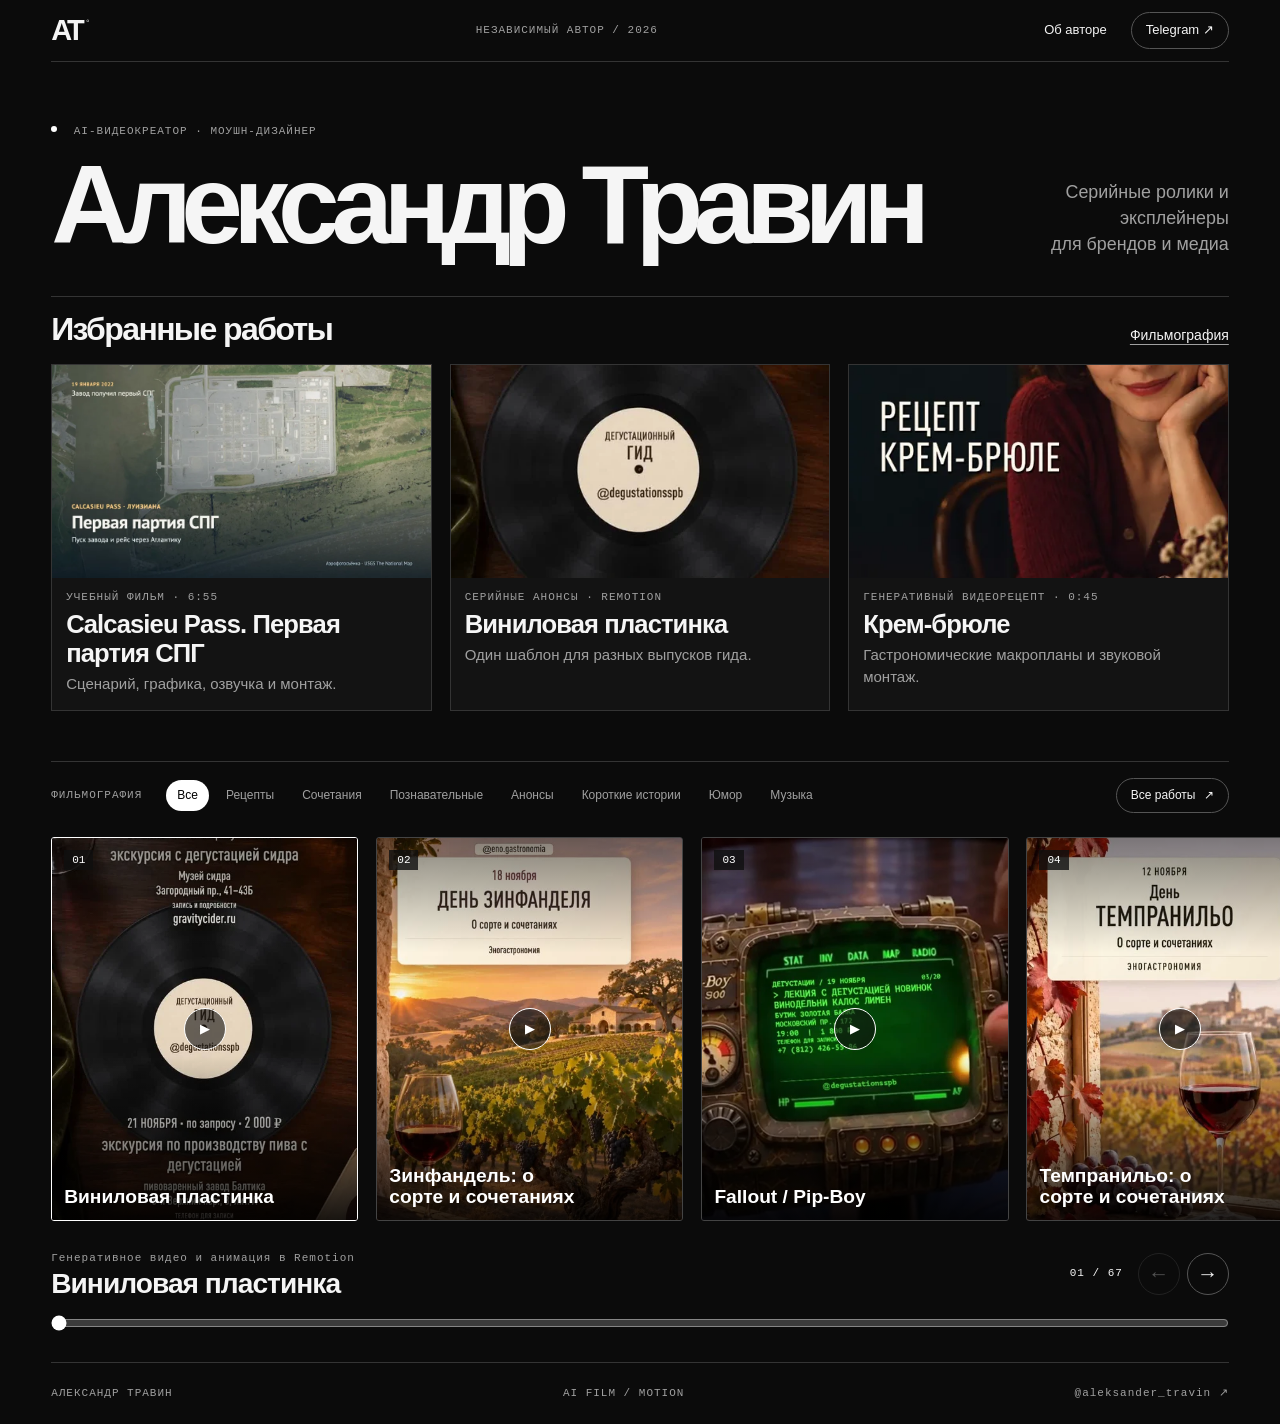
<file: index.html>
<!doctype html>
<html lang="ru">
<head>
<meta charset="utf-8">
<meta name="viewport" content="width=device-width,initial-scale=1">
<meta name="theme-color" content="#0b0b0b">
<meta name="description" content="Александр Травин — AI-видеокреатор и моушн-дизайнер. Серийные ролики, генеративное видео и эксплейнеры для брендов и медиа.">
<title>Александр Травин — AI-видеокреатор и моушн-дизайнер</title>
<link rel="stylesheet" href="style.css">
<script defer src="works.js"></script>
<script defer src="production.js"></script>
<script defer src="site.js"></script>
</head>
<body>
<header class="masthead">
  <a class="signature" href="./" aria-label="Александр Травин, главная">AT<span>◦</span></a>
  <span class="edition">НЕЗАВИСИМЫЙ АВТОР / 2026</span>
  <nav class="mast-nav" aria-label="Навигация"><a href="about.html">Об авторе</a><a class="contact" href="https://t.me/aleksander_travin">Telegram ↗</a></nav>
</header>
<main>
  <section class="intro" aria-labelledby="title">
    <p class="eyebrow"><span class="dot"></span> AI-ВИДЕОКРЕАТОР · МОУШН-ДИЗАЙНЕР</p>
    <h1 id="title">Александр <span>Травин</span></h1>
    <p class="intro-note">Серийные ролики и эксплейнеры<br> для брендов и медиа</p>
  </section>
  <section class="featured" aria-labelledby="featured-title">
    <div class="featured-head">
      <h2 id="featured-title">Избранные работы</h2>
      <a href="#filmography">Фильмография</a>
    </div>
    <div class="featured-grid">
      <a class="featured-work" href="cases.html#calcasieu">
        <img src="assets/posters/calcasieu.webp" alt="">
        <span class="featured-text">
          <span class="eyebrow">УЧЕБНЫЙ ФИЛЬМ · 6:55</span>
          <strong>Calcasieu Pass. Первая партия СПГ</strong>
          <span class="featured-summary">Сценарий, графика, озвучка и монтаж.</span>
        </span>
      </a>
      <a class="featured-work" href="cases.html#vinyl">
        <img src="assets/posters/Df_GzcJIinT.webp" alt="">
        <span class="featured-text">
          <span class="eyebrow">СЕРИЙНЫЕ АНОНСЫ · REMOTION</span>
          <strong>Виниловая пластинка</strong>
          <span class="featured-summary">Один шаблон для разных выпусков гида.</span>
        </span>
      </a>
      <a class="featured-work" href="cases.html#creme-brulee">
        <img src="assets/posters/DdkEo6iOtiW.webp" alt="">
        <span class="featured-text">
          <span class="eyebrow">ГЕНЕРАТИВНЫЙ ВИДЕОРЕЦЕПТ · 0:45</span>
          <strong>Крем-брюле</strong>
          <span class="featured-summary">Гастрономические макропланы и звуковой монтаж.</span>
        </span>
      </a>
    </div>
  </section>
  <section id="filmography" class="gallery" aria-labelledby="filmography-title">
    <div class="gallery-head">
      <h2 class="eyebrow" id="filmography-title">ФИЛЬМОГРАФИЯ</h2>
      <div class="filters" id="filters" aria-label="Темы работ"></div>
      <button class="index-toggle" id="index-toggle" type="button">Все работы <span>↗</span></button>
    </div>
    <div class="carousel" id="carousel" tabindex="0" aria-label="Карусель видео. Для навигации используйте стрелки."></div>
    <div class="gallery-foot">
      <div class="caption" aria-live="polite"><span id="active-tag" class="eyebrow"></span><h2 id="active-title"></h2></div>
      <div class="controls"><span class="counter" id="counter"></span><button id="prev" type="button" aria-label="Предыдущее видео">←</button><button id="next" type="button" aria-label="Следующее видео">→</button></div>
      <input id="scrub" class="scrub" type="range" min="1" value="1" aria-label="Позиция в карусели">
    </div>
  </section>
</main>
<footer class="masthead footer"><span>АЛЕКСАНДР ТРАВИН</span><span>AI FILM / MOTION</span><a href="https://t.me/aleksander_travin">@aleksander_travin ↗</a></footer>
<dialog id="player" aria-labelledby="player-title">
  <div class="dialog-head"><div><p class="eyebrow" id="player-tag"></p><h2 id="player-title"></h2></div><button type="button" data-close aria-label="Закрыть видео">×</button></div>
  <div id="screen"></div>
  <div class="player-footer">
    <p id="description"></p>
    <div id="player-production"></div>
    <a id="original" target="_blank" rel="noopener noreferrer">Открыть оригинал ↗</a>
  </div>
</dialog>
<dialog id="index" aria-labelledby="index-title">
  <div class="dialog-head"><h2 id="index-title">Все работы</h2><button type="button" data-close aria-label="Закрыть список">×</button></div>
  <label class="search-label" for="search">Поиск по названию</label><input id="search" type="search" placeholder="Например, «Кариньян»">
  <div id="index-list"></div>
</dialog>
</body>
</html>
</file>
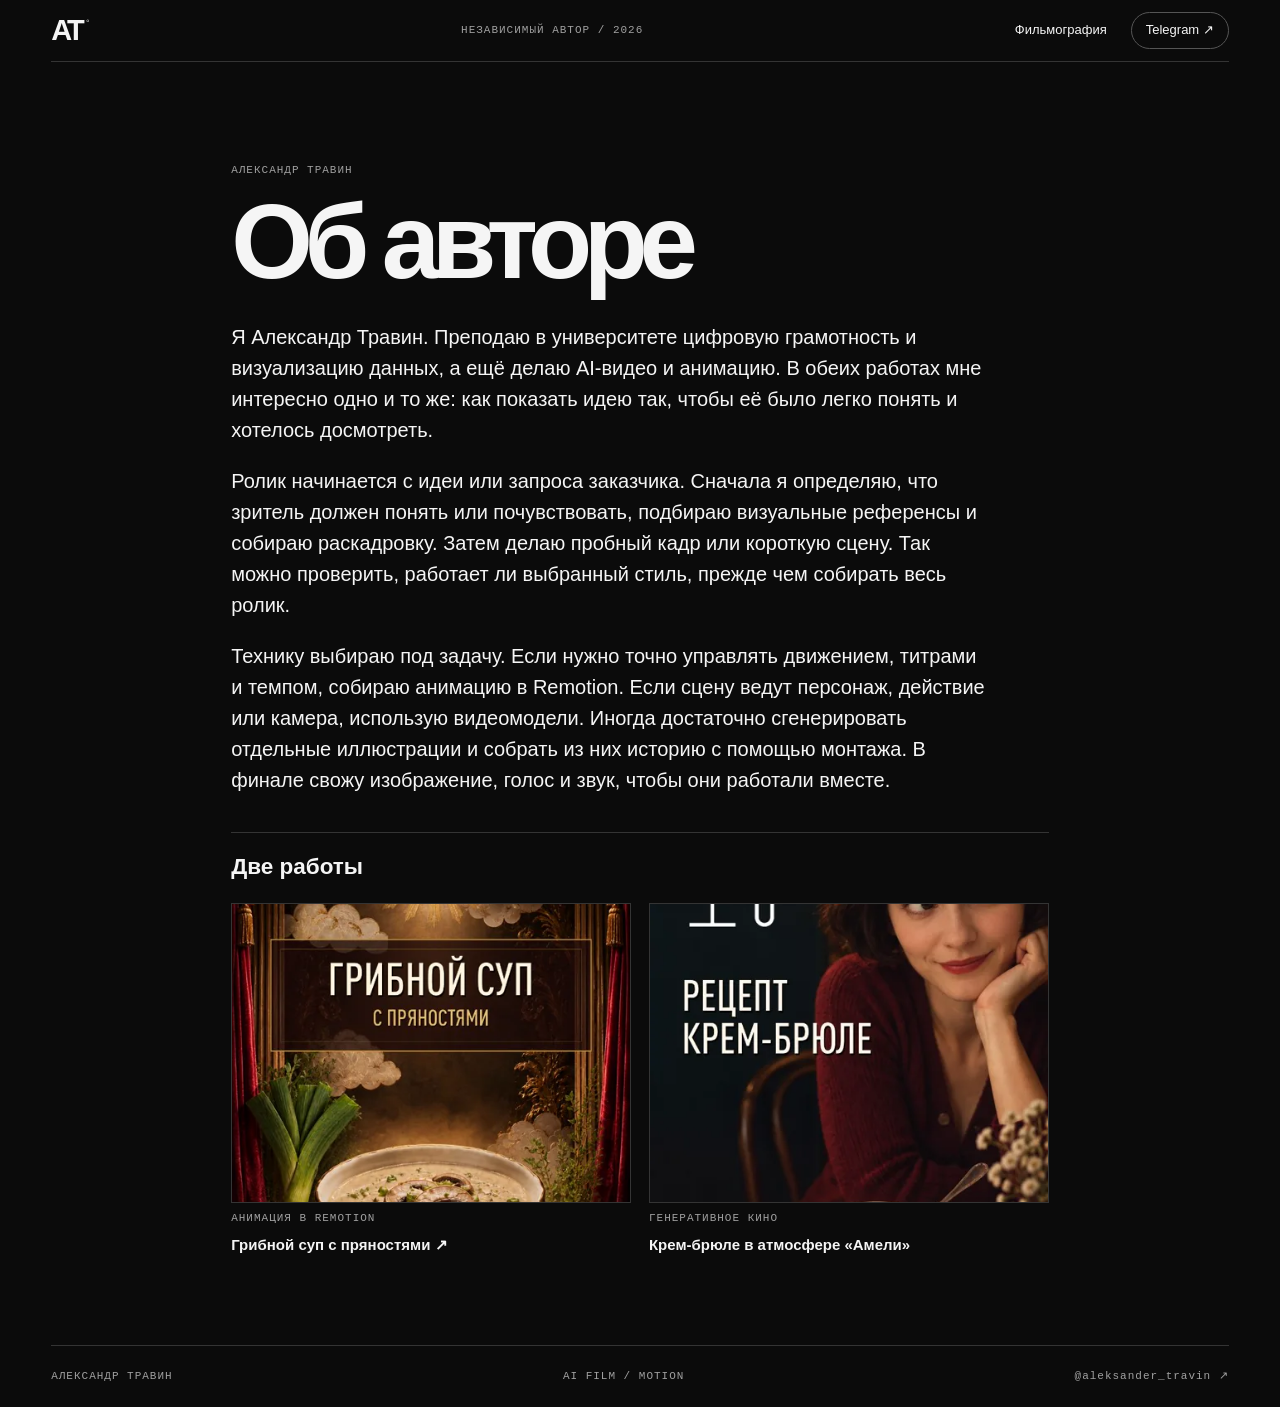
<file: about.html>
<!doctype html>
<html lang="ru">
<head>
<meta charset="utf-8">
<meta name="viewport" content="width=device-width,initial-scale=1">
<meta name="theme-color" content="#0b0b0b">
<title>Об авторе — Александр Травин</title>
<link rel="stylesheet" href="style.css">
</head>
<body>
<header class="masthead">
  <a class="signature" href="./" aria-label="Александр Травин, главная">AT<span>◦</span></a>
  <span class="edition">НЕЗАВИСИМЫЙ АВТОР / 2026</span>
  <nav class="mast-nav" aria-label="Навигация"><a href="./">Фильмография</a><a class="contact" href="https://t.me/aleksander_travin">Telegram ↗</a></nav>
</header>
<main class="about">
  <p class="eyebrow">АЛЕКСАНДР ТРАВИН</p>
  <h1>Об авторе</h1>
  <div class="about-copy">
    <p>Я Александр Травин. Преподаю в университете цифровую грамотность и визуализацию данных, а ещё делаю AI-видео и анимацию. В обеих работах мне интересно одно и то же: как показать идею так, чтобы её было легко понять и хотелось досмотреть.</p>
    <p>Ролик начинается с идеи или запроса заказчика. Сначала я определяю, что зритель должен понять или почувствовать, подбираю визуальные референсы и собираю раскадровку. Затем делаю пробный кадр или короткую сцену. Так можно проверить, работает ли выбранный стиль, прежде чем собирать весь ролик.</p>
    <p>Технику выбираю под задачу. Если нужно точно управлять движением, титрами и темпом, собираю анимацию в Remotion. Если сцену ведут персонаж, действие или камера, использую видеомодели. Иногда достаточно сгенерировать отдельные иллюстрации и собрать из них историю с помощью монтажа. В финале свожу изображение, голос и звук, чтобы они работали вместе.</p>
  </div>
  <section aria-labelledby="examples">
    <h2 id="examples">Две работы</h2>
    <div class="about-works">
      <a href="https://www.instagram.com/eno.gastronomia/reel/DdCnkJQOd4I/"><img src="assets/posters/DdCnkJQOd4I.webp" alt="" loading="lazy"><span class="eyebrow">АНИМАЦИЯ В REMOTION</span><strong>Грибной суп с пряностями ↗</strong></a>
      <a href="cases.html#creme-brulee"><img src="assets/posters/DdkEo6iOtiW.webp" alt="" loading="lazy"><span class="eyebrow">ГЕНЕРАТИВНОЕ КИНО</span><strong>Крем-брюле в атмосфере «Амели»</strong></a>
    </div>
  </section>
</main>
<footer class="masthead footer"><span>АЛЕКСАНДР ТРАВИН</span><span>AI FILM / MOTION</span><a href="https://t.me/aleksander_travin">@aleksander_travin ↗</a></footer>
</body>
</html>
</file>
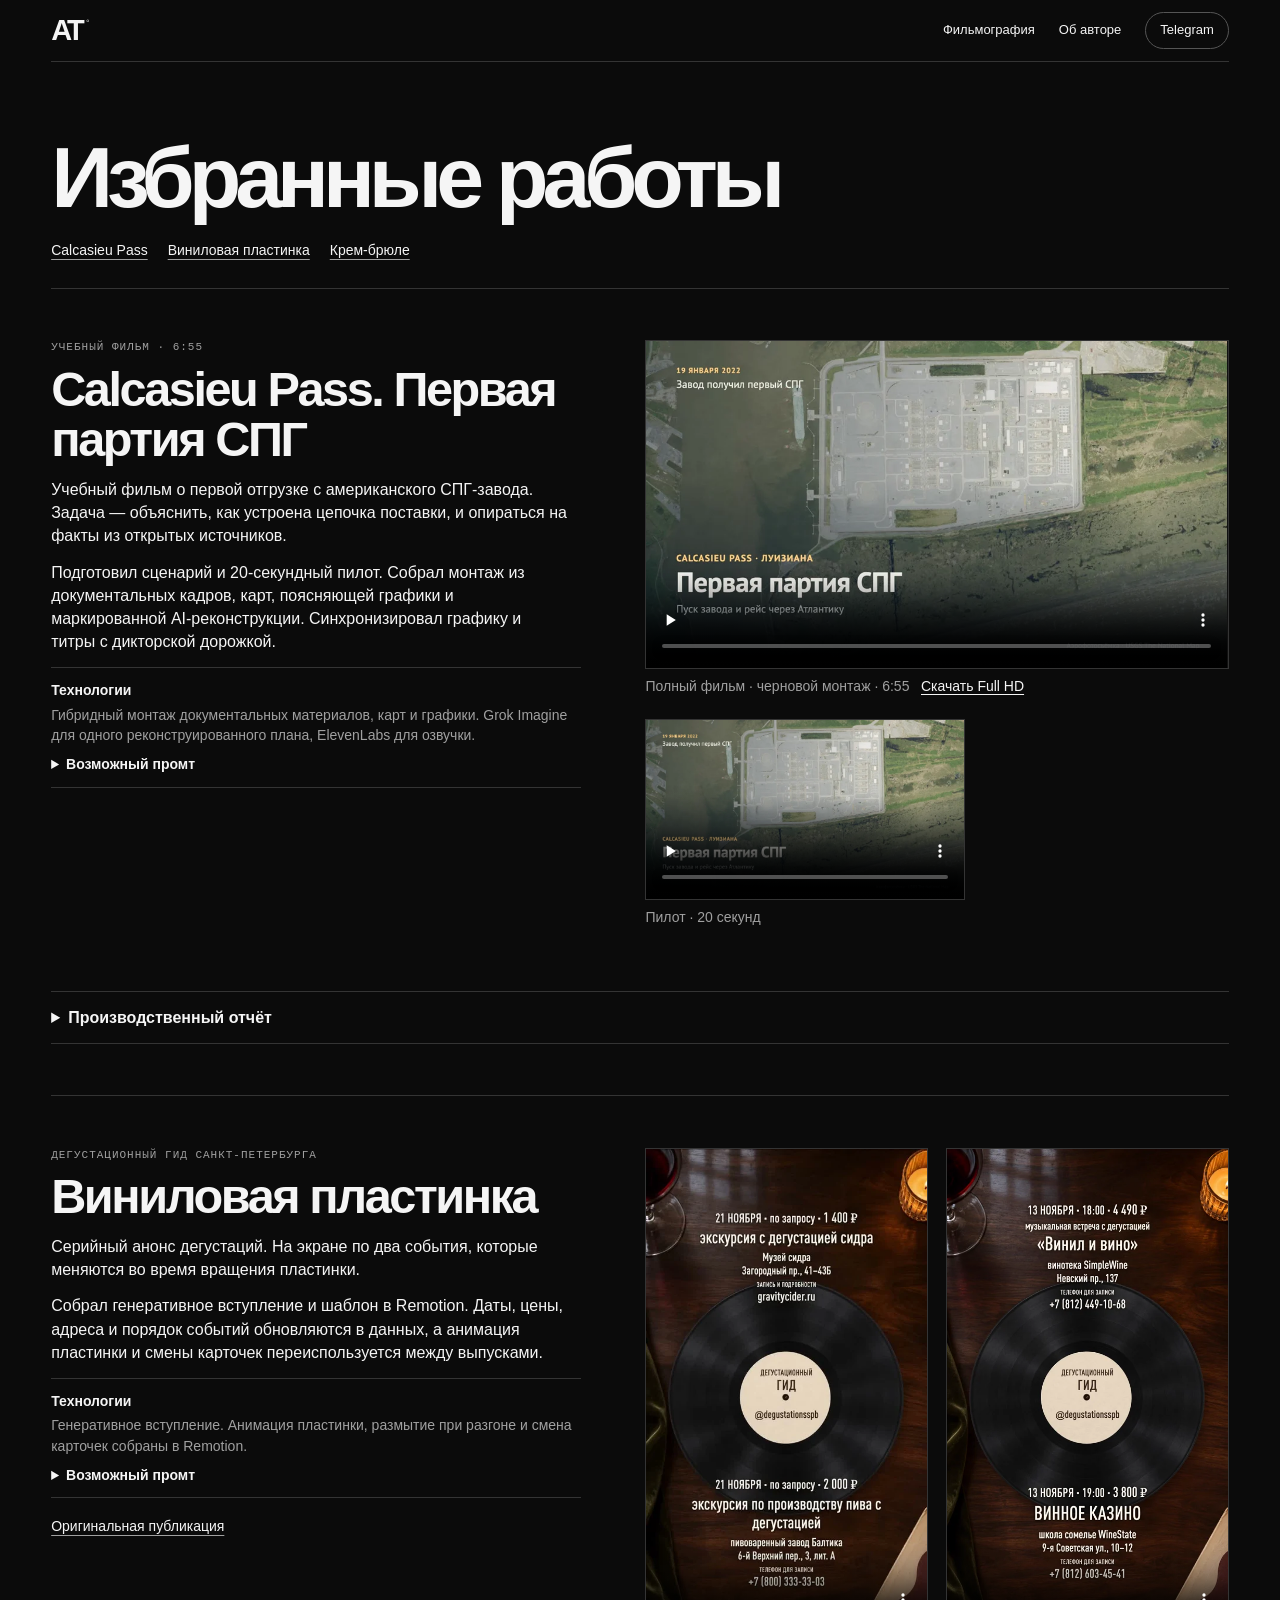
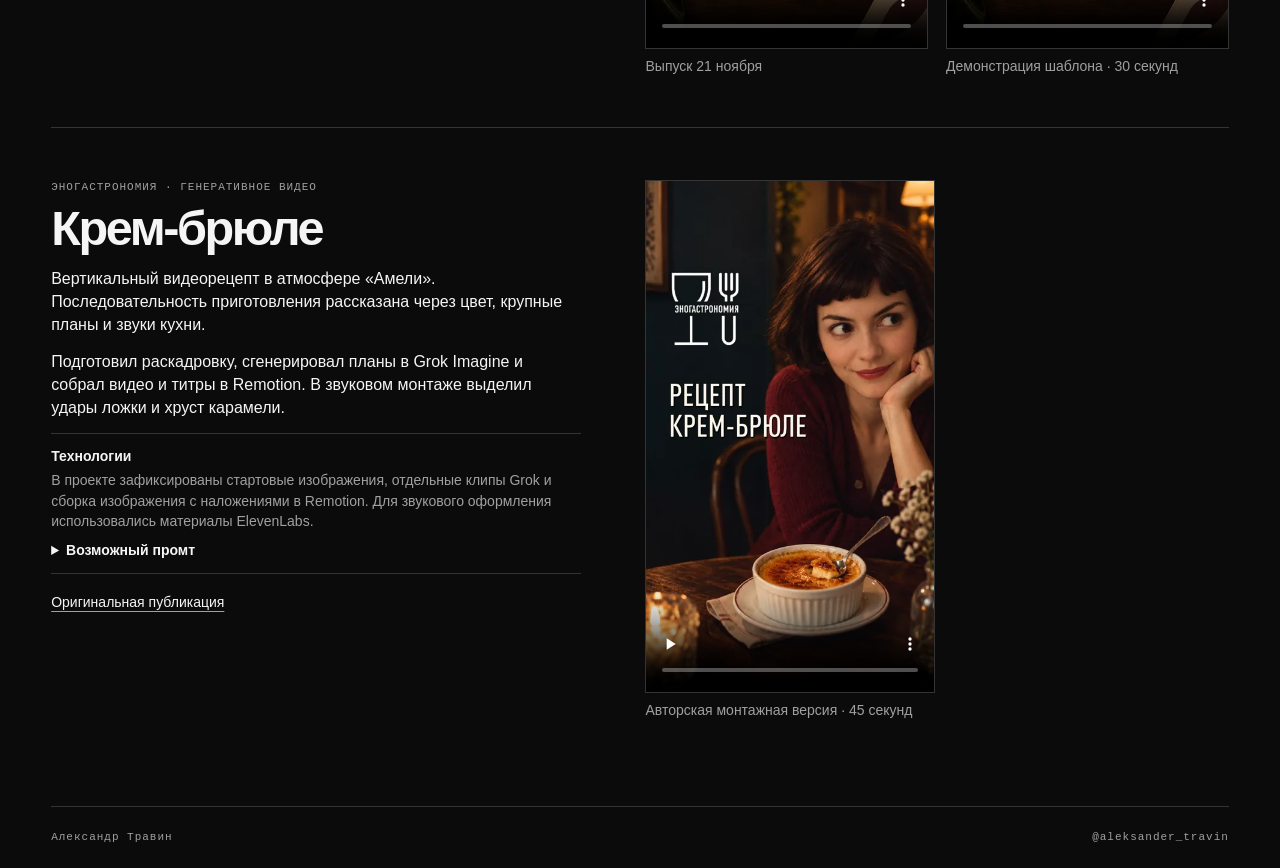
<file: cases.html>
<!doctype html>
<html lang="ru">
<head>
<meta charset="utf-8">
<meta name="viewport" content="width=device-width,initial-scale=1">
<meta name="theme-color" content="#0b0b0b">
<meta name="description" content="Избранные работы Александра Травина. Учебный фильм о СПГ, серийные анонсы в Remotion и генеративный видеорецепт.">
<title>Избранные работы — Александр Травин</title>
<link rel="stylesheet" href="style.css">
<script defer src="production.js"></script>
</head>
<body>
<header class="masthead">
  <a class="signature" href="./" aria-label="Александр Травин, главная">AT<span>◦</span></a>
  <nav class="mast-nav" aria-label="Навигация">
    <a href="./#filmography">Фильмография</a>
    <a href="about.html">Об авторе</a>
    <a class="contact" href="https://t.me/aleksander_travin">Telegram</a>
  </nav>
</header>
<main class="cases">
  <h1>Избранные работы</h1>
  <nav class="cases-nav" aria-label="Избранные работы">
    <a href="#calcasieu">Calcasieu Pass</a>
    <a href="#vinyl">Виниловая пластинка</a>
    <a href="#creme-brulee">Крем-брюле</a>
  </nav>
  <article class="case-study" id="calcasieu" aria-labelledby="calcasieu-title">
    <div class="case-copy">
      <p class="eyebrow">УЧЕБНЫЙ ФИЛЬМ · 6:55</p>
      <h2 id="calcasieu-title">Calcasieu Pass. Первая партия СПГ</h2>
      <p>Учебный фильм о первой отгрузке с американского СПГ-завода. Задача — объяснить, как устроена цепочка поставки, и опираться на факты из открытых источников.</p>
      <p>Подготовил сценарий и 20-секундный пилот. Собрал монтаж из документальных кадров, карт, поясняющей графики и маркированной AI-реконструкции. Синхронизировал графику и титры с дикторской дорожкой.</p>
      <div data-production="calcasieu"></div>
    </div>
    <div class="case-film">
      <figure class="case-media">
        <video controls playsinline preload="none" width="1280" height="720" poster="assets/posters/calcasieu.webp" src="assets/films/calcasieu-web.mp4" aria-label="Calcasieu Pass, полный фильм"></video>
        <figcaption>Полный фильм · черновой монтаж · 6:55 <a href="assets/films/calcasieu-pass.mp4" download>Скачать Full HD</a></figcaption>
      </figure>
      <figure class="case-media case-pilot">
        <video controls playsinline preload="none" width="960" height="540" poster="assets/posters/calcasieu.webp" src="assets/films/calcasieu-pilot.mp4" aria-label="Calcasieu Pass, пилот 20 секунд"></video>
        <figcaption>Пилот · 20 секунд</figcaption>
      </figure>
    </div>
    <details class="case-report" id="calcasieu-report">
      <summary>Производственный отчёт</summary>
      <div class="report-content">
        <p>Черновой монтаж для согласования · <strong>6:55</strong> · Full HD, 30 кадров/с · MP4, H.264 + AAC<br />
        Русскоязычный учебный фильм. Основа — согласованные сценарий и 20-секундный пилот.</p>
        <h3>Монтаж</h3>
        <div class="table-wrap" tabindex="0" role="region" aria-label="Главы и тайм-коды фильма"><table>
        <thead>
        <tr>
        <th>Начало</th>
        <th>Глава</th>
        <th>Что в кадре</th>
        </tr>
        </thead>
        <tbody>
        <tr>
        <td>0:00</td>
        <td>Завод отправляет первый груз</td>
        <td>Аэрофото Calcasieu Pass, первый СПГ 19 января 2022 года, отправление Yiannis 1 марта, карта и участники поставки.</td>
        </tr>
        <tr>
        <td>0:48</td>
        <td>От газовой сети до завода</td>
        <td>Иллюстративные кадры скважины и арматуры газопровода, ветка TransCameron, осушка и очистка, схема 18 линий в девяти блоках.</td>
        </tr>
        <tr>
        <td>1:44</td>
        <td>Куда уходит тепло</td>
        <td>Два соседних потока, перенос тепла через металл, цикл хладагента и сравнение объёмов при сжижении.</td>
        </tr>
        <tr>
        <td>2:46</td>
        <td>Партия выходит в море</td>
        <td>Резервуары и причал на реальном аэрофото, затем маркированная реконструкция погрузки, учебный разрез танка и объём партии.</td>
        </tr>
        <tr>
        <td>3:41</td>
        <td>На другом берегу</td>
        <td>Аэрофото французского Dunkerque LNG, принцип регазификации и три группы потребителей.</td>
        </tr>
        <tr>
        <td>4:19</td>
        <td>Сделка на пусковом этапе</td>
        <td>Участники сделки, раскрытые параметры груза, переход к коммерческой эксплуатации 15 апреля 2025 года, стоимость цепочки и роль контрактов.</td>
        </tr>
        <tr>
        <td>5:46</td>
        <td>Зачем энергетике СПГ</td>
        <td>Схематичные альтернативные маршруты, инфраструктурные ограничения, выбросы и возврат к истории Yiannis.</td>
        </tr>
        <tr>
        <td>6:37</td>
        <td>Титры</td>
        <td>Документы, кадры, карта, графика, голос и музыка.</td>
        </tr>
        </tbody>
        </table></div>
        <p>Камера обычно задерживается на объекте или схеме, пока диктор объясняет действие. Масштаб меняется от реальных аэрофото терминалов до разреза теплообменника и грузового танка. Цвет в схемах несёт смысл. Бирюзовый ведёт взгляд по пути газа и хладагента, тёплый показывает передачу тепла и выделяет даты и цифры. Музыка поднимается в морской части и отступает под объяснения и данные о сделке.</p>
        <h3>Что подтверждено по первой поставке</h3>
        <div class="table-wrap" tabindex="0" role="region" aria-label="Подтверждённые факты о поставке"><table>
        <thead>
        <tr>
        <th>Вопрос</th>
        <th>Подтверждение</th>
        </tr>
        </thead>
        <tbody>
        <tr>
        <td>Какое соглашение</td>
        <td>JERA Global Markets Pte. Ltd. купила первую пусконаладочную партию по соглашению о поставках с Venture Global Calcasieu Pass, LLC. JERA Global Markets также зафрахтовала Yiannis.</td>
        </tr>
        <tr>
        <td>Когда и куда</td>
        <td>1 марта 2022 года судно вышло из Камерона, штат Луизиана. В реестре DOE страной назначения указана Франция. Карта показывает направление рейса схематично.</td>
        </tr>
        <tr>
        <td>Какой объём</td>
        <td>3 693 172 тыс. куб. футов природного газа по DOE, то есть около 104,6 млн м³ в газовом эквиваленте. Это единица учёта партии.</td>
        </tr>
        <tr>
        <td>Что известно об условиях</td>
        <td>Публичные документы подтверждают стороны, характер поставки, отгрузку и объём груза. Номер и текст соглашения, срок, цена, формула, базис поставки и суммарный объём обязательств в проверенных источниках не раскрыты. В реестре DOE пометка <code>Long-Term</code> входит в графу <strong>срока экспортного разрешения</strong> по делу 2015-25-LNG. Код <code>[C]</code> указывает на само событие — пусконаладочную поставку. DOE публикует агрегированные цены.</td>
        </tr>
        <tr>
        <td>Когда началась эксплуатация</td>
        <td>Первое производство 19 января 2022 года. Первая пусковая отгрузка 1 марта 2022 года. Начало коммерческой эксплуатации и поставок по коммерческим контрактам 15 апреля 2025 года.</td>
        </tr>
        <tr>
        <td>Какие условия раскрыты для коммерческого периода того же завода</td>
        <td>По Form 10-K за 2025 год, 8,5 млн т/год на 20 лет и 1,5 млн т/год на 3–5 лет по договорам с покупателями на базисе FOB. Эти условия показаны в кадре с отдельной подписью «после коммерческого запуска».</td>
        </tr>
        </tbody>
        </table></div>
        <p><a href="https://www.jera.co.jp/en/news/information/20220302_860">Сообщение JERA</a> · <a href="https://ventureglobal.com/2023/04/28/venture-global-announces-20-year-lng-sales-and-purchase-agreement-with-jera/">Подтверждение покупки Venture Global</a> · <a href="https://www.energy.gov/sites/default/files/2022-06/LNG%20Monthly%20March%202022_0.pdf">DOE LNG Monthly, март 2022, стр. 5 и 21</a> · <a href="https://www.energy.gov/sites/default/files/2022-04/VG%20CPass_Apr_1%20_22%20DOE%20Progress%20Report.pdf">Отчёт оператора для DOE от 1 апреля 2022</a> · <a href="https://www.sec.gov/Archives/edgar/data/2007855/000200785526000013/vg-20251231.htm">Venture Global Form 10-K за 2025 год</a>.</p>
        <p>Технология завода и материала теплообменников проверены по описанию объекта и сообщению оператора. Схемы сжижения и регазификации показывают рабочий принцип в учебном виде. <a href="https://ventureglobal.com/calcasieu-pass/calcasieu-pass-facility/">Venture Global, устройство завода</a> · <a href="https://ventureglobal.com/2020/11/10/venture-global-calcasieu-pass-announces-arrival-of-first-factory-fabricated-liquefaction-trains/">Теплообменники Chart на Calcasieu Pass</a> · <a href="https://www.energy.gov/documents/lng-value-chain-fact-sheet-final-10-2020pdf">DOE, цепочка СПГ</a> · <a href="https://www.fluxys.com/en/about-us/dunkerque-lng/infrastructure">Оборудование Dunkerque LNG</a>.</p>
        <p>Обзор EIA упоминает также Нидерланды. Для карты первой партии использован реестр конкретных отгрузок DOE. Контекст энергобезопасности и выбросов сверён с отчётами IEA. <a href="https://www.eia.gov/todayinenergy/detail.php?id=52238">EIA о первых поставках Calcasieu Pass</a> · <a href="https://www.iea.org/reports/gas-2025/executive-summary">IEA Gas 2025</a> · <a href="https://www.iea.org/reports/assessing-emissions-from-lng-supply-and-abatement-options">IEA о выбросах в цепочке СПГ</a>.</p>
        <h3>Кадры, графика и права</h3>
        <div class="table-wrap" tabindex="0" role="region" aria-label="Источники и лицензии"><table>
        <thead>
        <tr>
        <th>Материал</th>
        <th>Использование и лицензия</th>
        </tr>
        </thead>
        <tbody>
        <tr>
        <td>Аэрофото Calcasieu Pass</td>
        <td>USGS The National Map, public domain. Кадр площадки через ArcGIS ImageServer <code>exportImage</code>. В фильме применены приближение, кадрирование, затемнение и поясняющие отметки. <a href="https://imagery.nationalmap.gov/arcgis/rest/services/USGSNAIPPlus/ImageServer">USGS</a> · <a href="https://www.usgs.gov/faqs/what-are-terms-uselicensing-map-services-and-data-national-map">Условия использования The National Map</a></td>
        </tr>
        <tr>
        <td>Аэрофото Dunkerque LNG</td>
        <td>IGN, BD ORTHO®, Licence Ouverte 2.0. Открытый WMS GetMap платформы Géoplateforme. Показывает реальный терминал. <a href="https://www.data.gouv.fr/datasets/bd-ortho-r">Данные и лицензия IGN</a></td>
        </tr>
        <tr>
        <td>Карта Атлантики</td>
        <td>Natural Earth, слой суши 1:110 млн, public domain. Анимация, подписи и линии маршрутов сделаны в Remotion. <a href="https://www.naturalearthdata.com/about/terms-of-use/">Данные и условия Natural Earth</a></td>
        </tr>
        <tr>
        <td>Газовоз Energy Atlantic</td>
        <td>Dustin R. Williams, Береговая охрана США, DVIDS, 12 января 2016, public domain. Архивная вставка подписана как иллюстрация. Фрагмент сокращён и озвучен заново в составе общего монтажа. <a href="https://www.dvidshub.net/video/446102/coast-guard-inspects-high-tech-lng-tanker-us-entry">Карточка DVIDS</a></td>
        </tr>
        <tr>
        <td>Иллюстрация добычи</td>
        <td>«Gas well» Gerry Dincher, Wikimedia Commons, CC BY-SA 2.0. Кадрированная и тонированная версия сохраняет лицензию исходника. <a href="https://commons.wikimedia.org/wiki/File:Gas_well_%285910119972%29.jpg">Исходник</a> · <a href="https://creativecommons.org/licenses/by-sa/2.0/">CC BY-SA 2.0</a></td>
        </tr>
        <tr>
        <td>Иллюстрация газопровода</td>
        <td>Tony Webster, Wikimedia Commons, CC BY 2.0. Изображение масштабировано, кадрировано и тонировано. <a href="https://commons.wikimedia.org/wiki/File:TC_Energy_-_Great_Lakes_Gas_Transmission_-_Natural_Gas_Pipeline_%2852877548102%29.jpg">Исходник</a> · <a href="https://creativecommons.org/licenses/by/2.0/">CC BY 2.0</a></td>
        </tr>
        <tr>
        <td>Иллюстрация электростанции</td>
        <td>Peoplepoweredbyenergy, Wikimedia Commons, CC BY-SA 4.0. Кадрированная и тонированная версия сохраняет лицензию исходника. Точная карточка файла в реестре материалов ниже. <a href="https://creativecommons.org/licenses/by-sa/4.0/">CC BY-SA 4.0</a></td>
        </tr>
        <tr>
        <td>Море, промышленное предприятие, газовая плита</td>
        <td>Mikhail Nilov, 8 K и Erkan Avanoğlu, Pexels. Фрагменты сокращены, перекадрированы и используются как иллюстрации. <a href="https://www.pexels.com/license/">Pexels License</a></td>
        </tr>
        <tr>
        <td>Погрузка на условном причале</td>
        <td>Один фотореалистичный клип Grok Imagine, исходник 1280 × 720, 24 кадра/с, 10,042 с. В фильме использованы <strong>6,23 с</strong> примерно с 2:50. Надпись «ИИ-реконструкция · условный причал» присутствует весь фрагмент. Исходник сохранён в формате выгрузки сервиса. В кадре применено масштабирование до Full HD с сохранением пропорций и полных границ изображения.</td>
        </tr>
        </tbody>
        </table></div>
        <p>DVIDS. The appearance of U.S. Department of Defense visual information does not imply or constitute DoD endorsement. <a href="https://www.dvidshub.net/about/copyright">Условия DVIDS</a>.</p>
        <p>Авторы, точные ссылки, параметры загрузки и сведения об обработке доступны в <a href="#footage">реестре материалов</a>. Реестр включает рассмотренные запасные кадры, из которых в фильм вошли перечисленные выше.</p>
        <h3>Голос и музыка</h3>
        <p>Один мужской голос Maxim — Яр Крутояр. Семь глав синтезированы по согласованному тексту через ElevenLabs Text to Speech, модель <code>eleven_multilingual_v2</code>, с временными метками. Подготовлены отдельные варианты написания имён для синтеза. Титры и графику привязали к началу соответствующих фраз. <a href="https://elevenlabs.io/docs/overview/capabilities/text-to-speech">ElevenLabs TTS</a>.</p>
        <p>Оркестровые фрагменты «Uprising», «Horizons», «Ascension» by Scott Buckley — released under CC BY 4.0. www.scottbuckley.com.au. Музыка сокращена, на стыках использованы плавные переходы, в миксе уровень снижается под голосом. <a href="#music">Треки и атрибуция</a> · <a href="https://www.scottbuckley.com.au/library/using-this-music/">Условия автора</a>.</p>
        <p>Для Suno подготовлен <a href="#suno">промт эпической инструментальной музыки</a>.</p>
        <h3>Скиллы, API и проверка</h3>
        <ul>
        <li><strong>text-to-stock-video</strong> — поиск и проверка материалов, выбор планов, учёт авторства и источников. Сток Pexels получен из публичных карточек. Для реальных площадок использованы публичные API USGS ArcGIS ImageServer и IGN WMS.</li>
        <li><strong>remotion-best-practices, remotion-create, remotion-markup, remotion-maps, remotion-render</strong> — сцены, привязка к тайм-кодам, схема теплообменника, карта, шкалы, техпроцессы и титры. Remotion 4.0.545, React, SVG и CSS.</li>
        <li><strong>elevenlabs-enostasia-voiceover</strong> — подготовка отдельного дикторского текста, управление произношением и сверка озвучки. Использованы ElevenLabs Voices API, Text to Speech с тайм-кодами и Speech to Text, модель Scribe v2. Спорное окончание из расшифровки дополнительно проверено локальным faster-whisper.</li>
        <li><strong>grok-anijam-webapi</strong> — сценарий одного плана, проверка доступности, Grok Imagine в действующей сессии Chrome с управлением Playwright CDP, скачивание через интерфейс и покадровый контроль. Изображение условного причала и газовоза сгенерировано по текстовому описанию.</li>
        <li><strong>motion-qa, FFmpeg и ffprobe</strong> — проверка стыков глав, читаемости, кадрирования, синхронизации титров и озвучки, декодирования, размера, длительности и уровня звука.</li>
        </ul>
        <p>Итоговый MP4 полностью декодирован. Видеоряд содержит 12 458 последовательных кадров с интервалом 1/30 с, длительность 415,267 с. Аудио AAC, стерео, 48 кГц. Интегральная громкость −15,9 LUFS, истинный пик −2,5 dBTP.</p>
        <p>Ресурсы — публичные материалы и действующий доступ к ElevenLabs и Grok. Дополнительные покупки не потребовались. Проверка звука включала измерения и сверку текста через распознавание. Произношение и музыкальный баланс на слух остаются частью согласования черновика.</p>

        <section id="footage"><h3>Реестр кадров</h3>
        <ul>
        <li><strong>Gas well</strong> — Gerry Dincher, CC BY-SA 2.0. Иллюстрация наземной площадки газовой скважины, происхождение сырья конкретной партии не устанавливает. <a href="https://commons.wikimedia.org/wiki/File:Gas_well_%285910119972%29.jpg">Карточка материала</a>.</li>
        <li><strong>TC Energy – Great Lakes Gas Transmission – Natural Gas Pipeline</strong> — Tony Webster, CC BY 2.0. Арматура реального магистрального газопровода, Сент-Игнас, Мичиган. Титр «Иллюстративные кадры». <a href="https://commons.wikimedia.org/wiki/File:TC_Energy_-_Great_Lakes_Gas_Transmission_-_Natural_Gas_Pipeline_%2852877548102%29.jpg">Карточка материала</a>.</li>
        <li><strong>An oil refinery with many pipes and tanks</strong> — 8 K, Pexels License. Нефтеперерабатывающий / нефтехимический комплекс. Допустим как явно подписанный отраслевой образ, для конкретной операции с СПГ выбрать другой кадр. <a href="https://www.pexels.com/video/an-oil-refinery-with-many-pipes-and-tanks-9339478/">Карточка материала</a>.</li>
        <li><strong>Drone Footage of the Sea Waves</strong> — Mikhail Nilov, Pexels License. Волны в открытой воде, иллюстративный морской план. <a href="https://www.pexels.com/video/drone-footage-of-the-sea-waves-8336026/">Карточка материала</a>.</li>
        <li><strong>Dunkerque LNG и акватория западного порта</strong> — IGN, Licence Ouverte 2.0 / Etalab. Общий план реального приёмного терминала в Лон-Плаже. Титр «Dunkerque LNG · Франция»; снимок иллюстрирует расположение терминала. <a href="https://www.data.gouv.fr/datasets/bd-ortho-r">Карточка материала</a>.</li>
        <li><strong>Combined Cycle Gas Fired Power Plant</strong> — Peoplepoweredbyenergy, CC BY-SA 4.0. Иллюстрация парогазовой электростанции, США. <a href="https://commons.wikimedia.org/wiki/File:Combined_Cycle_Gas_Fired_Power_Plant.jpg">Карточка материала</a>.</li>
        <li><strong>A Gas Stove Turned On</strong> — Erkan Avanoğlu, Pexels License. Пламя бытовой газовой конфорки. <a href="https://www.pexels.com/video/a-gas-stove-turned-on-5758048/">Карточка материала</a>.</li>
        </ul>
        </section>
        <section id="music"><h3>Музыка</h3>
        <ul>
        <li><strong>Uprising</strong> — Scott Buckley, CC BY 4.0. <a href="https://www.scottbuckley.com.au/library/uprising/">Страница композиции</a>.</li>
        <li><strong>Horizons</strong> — Scott Buckley, CC BY 4.0. <a href="https://www.scottbuckley.com.au/library/horizons/">Страница композиции</a>.</li>
        <li><strong>Ascension</strong> — Scott Buckley, CC BY 4.0. <a href="https://www.scottbuckley.com.au/library/ascension/">Страница композиции</a>.</li>
        </ul>
        </section>
        <section id="suno"><h3>Промт для Suno</h3>
        <p>В Suno включить <strong>Instrumental</strong> и вставить этот текст в поле <strong>Style of Music</strong>.</p>
        <blockquote>
        <p>Instrumental cinematic orchestral score for a documentary about the first LNG cargo crossing the Atlantic. 72 BPM, D minor. Begin with a low cello pedal, soft contrabass and spaced timpani. Introduce a measured ostinato in the violas and cellos as the plant comes into operation. Widen gradually with French horns and high strings as the ship enters open water. The climax should suggest ocean scale and engineering achievement, with restrained brass, deep orchestral percussion and a clear harmonic arrival. Leave space in the midrange and keep the melody sparse while the narrator speaks. Write in edit-friendly phrases with clean endings and a quiet eight-bar passage for the contract section. Finish on a sustained open fifth that can carry into the credits. Pure orchestral underscore, instrumental throughout.</p>
        </blockquote>
        <p>Для короткого музыкального фрагмента добавить следующий абзац.</p>
        <blockquote>
        <p>Compose a cuttable 20-second cue. Establish the low strings in the first five seconds, add the pulse at six seconds, open the horns at fifteen seconds, and resolve with a short tail by twenty seconds.</p>
        </blockquote>
        </section>
      </div>
    </details>
  </article>
  <article class="case-study" id="vinyl" aria-labelledby="vinyl-title">
    <div class="case-copy">
      <p class="eyebrow">ДЕГУСТАЦИОННЫЙ ГИД САНКТ-ПЕТЕРБУРГА</p>
      <h2 id="vinyl-title">Виниловая пластинка</h2>
      <p>Серийный анонс дегустаций. На экране по два события, которые меняются во время вращения пластинки.</p>
      <p>Собрал генеративное вступление и шаблон в Remotion. Даты, цены, адреса и порядок событий обновляются в данных, а анимация пластинки и смены карточек переиспользуется между выпусками.</p>
      <div data-production="Df_GzcJIinT"></div>
      <div class="case-links">
        <a href="https://www.instagram.com/degustationsspb/reel/Df_GzcJIinT/">Оригинальная публикация</a>
      </div>
    </div>
    <div class="case-media-grid">
      <figure class="case-media portrait">
        <video controls playsinline preload="none" width="716" height="1274" poster="assets/posters/Df_GzcJIinT.webp" src="assets/films/Df_GzcJIinT.mp4" aria-label="Виниловая пластинка, выпуск 21 ноября"></video>
        <figcaption>Выпуск 21 ноября</figcaption>
      </figure>
      <figure class="case-media portrait">
        <video controls playsinline preload="none" width="540" height="960" poster="assets/posters/vinyl-template.webp" src="assets/films/vinyl-template.mp4" aria-label="Демонстрация шаблона Виниловая пластинка"></video>
        <figcaption>Демонстрация шаблона · 30 секунд</figcaption>
      </figure>
    </div>
  </article>
  <article class="case-study" id="creme-brulee" aria-labelledby="creme-brulee-title">
    <div class="case-copy">
      <p class="eyebrow">ЭНОГАСТРОНОМИЯ · ГЕНЕРАТИВНОЕ ВИДЕО</p>
      <h2 id="creme-brulee-title">Крем-брюле</h2>
      <p>Вертикальный видеорецепт в атмосфере «Амели». Последовательность приготовления рассказана через цвет, крупные планы и звуки кухни.</p>
      <p>Подготовил раскадровку, сгенерировал планы в Grok Imagine и собрал видео и титры в Remotion. В звуковом монтаже выделил удары ложки и хруст карамели.</p>
      <div data-production="DdkEo6iOtiW"></div>
      <div class="case-links">
        <a href="https://www.instagram.com/eno.gastronomia/reel/DdkEo6iOtiW/">Оригинальная публикация</a>
      </div>
    </div>
    <figure class="case-media portrait">
      <video controls playsinline preload="none" width="720" height="1280" poster="assets/posters/DdkEo6iOtiW.webp" src="assets/films/DdkEo6iOtiW.mp4" aria-label="Крем-брюле, авторская монтажная версия 45 секунд"></video>
      <figcaption>Авторская монтажная версия · 45 секунд</figcaption>
    </figure>
  </article>
</main>
<footer class="masthead footer"><a href="./">Александр Травин</a><a href="https://t.me/aleksander_travin">@aleksander_travin</a></footer>
</body>
</html>
</file>
<file: style.css>
:root{color-scheme:dark;--black:#0b0b0b;--white:#f5f5f5;--muted:#a0a0a0;--line:#343434;--pad:clamp(18px,4vw,64px);--gap:clamp(10px,1.4vw,22px);--card:clamp(176px,24vw,320px)}
*{box-sizing:border-box}
body{margin:0;background:var(--black);color:var(--white);font:15px/1.45 Arial,Helvetica,sans-serif}
a{color:inherit;text-decoration:none}
button,input{font:inherit;color:inherit}
button{cursor:pointer}
:focus-visible{outline:2px solid white;outline-offset:4px}
.masthead{display:flex;align-items:center;justify-content:space-between;min-height:62px;margin:0 var(--pad);border-bottom:1px solid var(--line);gap:15px}
.signature{font-size:29px;font-weight:900;letter-spacing:-.1em;line-height:1}
.signature span{font-size:10px;vertical-align:top;margin-left:4px;letter-spacing:0}
.edition,.eyebrow,.footer,.counter{font:11px/1.4 ui-monospace,monospace;letter-spacing:.09em}
.edition,.eyebrow,.footer{color:var(--muted)}
.contact,.index-toggle{border:1px solid #555;background:none;border-radius:100px;padding:8px 14px;white-space:nowrap}
.contact:hover,.index-toggle:hover{background:white;color:black}
.intro{position:relative;padding:clamp(26px,4vw,55px) var(--pad) clamp(22px,3vw,40px)}
.dot{display:inline-block;background:white;width:6px;height:6px;border-radius:50%;margin-right:9px;vertical-align:2px}
.intro h1{font-size:clamp(40px,8.65vw,154px);letter-spacing:-.085em;line-height:.88;margin:16px 0 5px;font-weight:800}
.intro-note{position:absolute;right:var(--pad);bottom:clamp(22px,3vw,40px);color:var(--muted);margin:0;text-align:right}
.gallery-head{border-top:1px solid var(--line);margin:0 var(--pad);padding:14px 0;display:flex;align-items:center;gap:20px}
.gallery-head>.eyebrow{white-space:nowrap}
.filters{display:flex;gap:6px;overflow:auto;scrollbar-width:none;padding:4px;margin:auto 0}
.filters button{border:1px solid transparent;background:none;border-radius:50px;white-space:nowrap;padding:6px 10px;color:var(--muted);font-size:12px}
.filters button:hover{color:white;border-color:#555}
.filters button[aria-pressed=true]{color:black;background:white}
.index-toggle{margin-left:auto;font-size:12px}
.index-toggle span{padding-left:5px}
.carousel{display:flex;gap:var(--gap);overflow-x:auto;scrollbar-width:none;scroll-snap-type:x mandatory;scroll-padding-inline:var(--pad);padding:8px var(--pad);overscroll-behavior-inline:contain}
.carousel::-webkit-scrollbar,.filters::-webkit-scrollbar{display:none}
.carousel::after{content:'';flex:0 0 max(0px,calc(100% - var(--card) - var(--gap)))}
.card{position:relative;isolation:isolate;flex:0 0 var(--card);aspect-ratio:4/5;scroll-snap-align:start;border:1px solid #444;padding:0;background:#181818;color:white;text-align:left;overflow:hidden;border-radius:3px}
.card img{position:absolute;inset:0;width:100%;height:100%;object-fit:cover;transition:transform .35s ease}
.card:hover img{transform:scale(1.055)}
.card::after{content:'';position:absolute;inset:0;z-index:0;background:linear-gradient(180deg,#0007,transparent 30%,transparent 57%,#000d)}
.card[aria-current=true]{border-color:white}
.card-no,.card-title,.play{position:absolute;z-index:1}
.card-no{top:12px;left:12px;background:#101010cc;padding:4px 8px;font:11px ui-monospace,monospace}
.card-title{left:12px;right:12px;bottom:13px;font-weight:bold;font-size:clamp(14px,1.5vw,22px);line-height:1.08;text-wrap:balance}
.play{display:grid;place-items:center;width:42px;height:42px;top:50%;left:50%;transform:translate(-50%,-50%);border:1px solid #fff;background:#1119;border-radius:100%;font-size:13px}
.card:hover .play{background:white;color:black}
.gallery-foot{margin:0 var(--pad);padding:16px 0 28px;display:grid;grid-template-columns:1fr auto;gap:10px 20px;align-items:center}
.caption h2{margin:2px 0;font-size:clamp(18px,2.2vw,32px);letter-spacing:-.035em;line-height:1.1}
.controls{display:flex;gap:7px;align-items:center}
.counter{padding-right:8px;white-space:nowrap}
.controls button,.dialog-head button{border:1px solid #555;border-radius:50%;background:none;width:42px;height:42px;font-size:21px}
.controls button:hover,.dialog-head button:hover{background:white;color:black}
.controls button:disabled{opacity:.3;cursor:default}
.scrub{grid-column:1/-1;width:100%;margin:3px 0;accent-color:white;cursor:ew-resize}
.footer{border-top:1px solid var(--line);border-bottom:0}
dialog{background:#111;color:white;border:1px solid #555;width:min(640px,calc(100% - 26px));max-height:calc(100dvh - 28px);padding:18px;overflow:auto}
dialog::backdrop{background:#000c;backdrop-filter:blur(9px)}
.dialog-head{display:flex;align-items:start;justify-content:space-between;gap:12px;margin-bottom:14px}
.dialog-head h2{margin:0;font-size:clamp(22px,4vw,36px);line-height:1;letter-spacing:-.05em}
.dialog-head .eyebrow{margin:0 0 6px}
.dialog-head button{flex:none}
#screen{display:grid;justify-items:center;background:#080808}
#screen iframe{display:block;border:0;max-width:100%;background:#181818}
#screen .ig{width:400px;height:min(63dvh,660px)}
#screen .yt{width:100%;aspect-ratio:16/9}
#screen .yt.yt-short{width:min(100%,calc(63dvh * 9 / 16));aspect-ratio:9/16}
.player-footer{font-size:13px;color:var(--muted)}
.player-footer a{color:white;text-decoration:underline}
.search-label{display:block;color:var(--muted);margin-bottom:6px}
#search{width:100%;border:1px solid #555;background:#111;padding:10px}
#index-list{margin-top:10px}
.index-row{width:100%;display:grid;grid-template-columns:40px 1fr auto;gap:8px;text-align:left;padding:11px 0;border:0;border-bottom:1px solid var(--line);background:none}
.index-row:hover{color:black;background:white}
@media(min-width:1600px){.intro-note{font-size:19px}}
@media(max-width:1150px){.intro-note{position:static;text-align:left;margin-top:12px}.intro-note br{display:none}.gallery-head{gap:10px}}
@media(max-width:700px){:root{--card:clamp(178px,63vw,300px)}.edition,.footer span:nth-child(2){display:none}.intro h1 span{display:block}.intro h1{font-size:clamp(50px,12vw,85px)}.gallery-head{display:grid;grid-template-columns:1fr auto}.filters{grid-row:2;grid-column:1/-1}.index-toggle{grid-column:2;grid-row:1}.caption h2{font-size:17px}.controls button{width:34px;height:34px}.counter{padding-right:0}.gallery-foot{gap:10px}}
@media(prefers-reduced-motion:reduce){.card img{transition:none}}
.archive-film{display:block;max-width:100%;max-height:60dvh;background:#080808}
.restricted-poster{max-width:100%;max-height:46dvh;object-fit:contain}
.source-note{color:var(--muted);font-size:12px;padding:8px 12px;margin:0}
@media(min-width:701px) and (max-height:850px){
  .intro{padding-top:22px;padding-bottom:22px}
  .intro h1{font-size:clamp(40px,8.3vw,126px)}
  .card{aspect-ratio:1}
  .gallery-foot{padding-top:11px;padding-bottom:16px}
}

.mast-nav{display:flex;align-items:center;gap:clamp(10px,2vw,24px);font-size:13px}
.mast-nav a:not(.contact):hover{text-decoration:underline}
.about{max-width:920px;margin:auto;padding:clamp(35px,7vw,90px) var(--pad)}
.about h1{font-size:clamp(48px,9vw,105px);letter-spacing:-.08em;line-height:.95;margin:14px 0 30px}
.about-copy{max-width:68ch;font-size:clamp(16px,2.1vw,20px);line-height:1.55}
.about-copy p{margin:0 0 1em}
.about section{border-top:1px solid var(--line);margin-top:36px}
.about-works{display:grid;grid-template-columns:repeat(2,minmax(0,1fr));gap:var(--gap)}
.about-works a{display:grid;gap:8px;align-content:start}
.about-works a:hover strong{text-decoration:underline}
.about-works img{width:100%;aspect-ratio:4/3;object-fit:cover;border:1px solid var(--line)}

.intro-note {
  max-width: 25ch;
  font-size: clamp(15px, 1.4vw, 21px);
}

.featured {
  margin: 0 var(--pad);
  padding: 0 0 clamp(25px, 4vw, 50px);
}

.featured-head {
  display: flex;
  justify-content: space-between;
  align-items: baseline;
  gap: 12px;
  padding: 15px 0 16px;
  border-top: 1px solid var(--line);
}

.featured-head h2 {
  margin: 0;
  font-size: clamp(20px, 2.5vw, 36px);
  letter-spacing: -.05em;
  line-height: 1.1;
}

.featured-head a,
.cases-nav a,
.case-links a {
  font-size: 14px;
  text-decoration: underline;
  text-underline-offset: 4px;
  text-decoration-color: var(--muted);
}

.featured-grid {
  display: grid;
  grid-template-columns: repeat(3, minmax(0, 1fr));
  gap: var(--gap);
}

.featured-work {
  display: grid;
  grid-template-rows: auto 1fr;
  overflow: hidden;
  background: #131313;
  border: 1px solid var(--line);
}

.featured-work:hover { border-color: var(--muted); }
.featured-work:hover strong { text-decoration: underline; }

.featured-work img {
  display: block;
  width: 100%;
  aspect-ratio: 16 / 9;
  object-fit: cover;
}

.featured-text {
  display: grid;
  align-content: start;
  gap: 5px;
  padding: 12px 14px 15px;
}

.featured-text strong {
  font-size: clamp(17px, 2vw, 29px);
  letter-spacing: -.035em;
  line-height: 1.14;
}

.featured-summary { color: var(--muted); }
.gallery-head h2 { margin: 0; }

.cases {
  max-width: 1280px;
  margin: auto;
  padding: clamp(28px, 6vw, 72px) var(--pad) 35px;
}

.cases h1 {
  margin: 0 0 20px;
  font-size: clamp(36px, 7vw, 86px);
  line-height: 1;
  letter-spacing: -.07em;
}

.cases-nav,
.case-links {
  display: flex;
  flex-wrap: wrap;
  gap: 10px 20px;
}

.cases-nav { margin: 0 0 28px; }

.case-study {
  display: grid;
  grid-template-columns: minmax(0, 1fr) minmax(0, 1.1fr);
  align-items: start;
  gap: clamp(24px, 5vw, 65px);
  padding: clamp(25px, 4vw, 52px) 0;
  border-top: 1px solid var(--line);
  scroll-margin-top: 16px;
}

.case-copy h2 {
  margin: 0 0 14px;
  font-size: clamp(26px, 3.8vw, 49px);
  line-height: 1.03;
  letter-spacing: -.05em;
}

.case-copy p:not(.eyebrow) {
  margin: 0 0 13px;
  font-size: 16px;
  max-width: 58ch;
}

.case-copy .eyebrow { margin: 0 0 8px; }
.case-links { margin-top: 18px; }

.case-media-grid {
  display: grid;
  grid-template-columns: repeat(2, minmax(0, 1fr));
  gap: var(--gap);
}

.case-media { margin: 0; }
.case-media.portrait { max-width: 290px; }

.case-media video {
  display: block;
  width: 100%;
  height: auto;
  border: 1px solid var(--line);
  background: #111;
}

.case-media figcaption {
  margin-top: 7px;
  color: var(--muted);
  font-size: 14px;
}

.case-media figcaption a {
  display: inline-block;
  margin-inline-start: .55em;
  color: var(--white);
  text-decoration: underline;
  text-underline-offset: 3px;
}

.case-pilot {
  max-width: 320px;
  margin-top: 22px;
}

.case-report {
  grid-column: 1 / -1;
  min-width: 0;
  border-block: 1px solid var(--line);
}

.case-report summary {
  padding: 14px 0;
  font-size: 16px;
  font-weight: 700;
  cursor: pointer;
}

.report-content {
  max-width: 900px;
  padding: 0 0 18px;
  font-size: 16px;
  overflow-wrap: anywhere;
}

.report-content h3 { margin: 27px 0 10px; }
.report-content li + li { margin-top: 5px; }

.report-content a {
  text-decoration: underline;
  text-underline-offset: 3px;
}

.report-content .table-wrap {
  overflow-x: auto;
  border: 1px solid var(--line);
}

.report-content table {
  width: 100%;
  min-width: 500px;
  border-collapse: collapse;
  font-size: 15px;
  text-align: left;
}

.report-content th,
.report-content td {
  padding: 9px 12px;
  border-bottom: 1px solid var(--line);
  vertical-align: top;
}

.report-content tbody tr:last-child td { border-bottom: 0; }

.report-content blockquote {
  margin: 14px 0;
  padding-left: 16px;
  border-left: 2px solid var(--line);
  color: var(--muted);
}

.production-note {
  margin: 14px 0;
  padding: 12px 0;
  border-block: 1px solid var(--line);
  font-size: 14px;
}

.production-note dl,
.production-note dd {
  margin: 0;
}

.production-note dt,
.production-note summary {
  color: var(--white);
  font-weight: 700;
}

.production-note dd,
.production-note p {
  margin: 4px 0 0;
  color: var(--muted);
}

.production-note details { margin-top: 9px; }
.production-note summary { cursor: pointer; }
.case-copy .production-note p { margin: 4px 0 0; font-size: 14px; }

@media (max-width: 1150px) {
  .intro-note { max-width: none; }
}

@media (max-width: 700px) {
  .intro { padding-block: 22px 18px; }
  .intro > .eyebrow { margin: 0; }
  .intro h1 { margin-top: 12px; }
  .featured-grid { grid-template-columns: 1fr; }

  .featured-work {
    grid-template-columns: clamp(105px, 31vw, 160px) minmax(0, 1fr);
    grid-template-rows: 1fr;
    min-height: 86px;
  }

  .featured-work img {
    height: 0;
    min-height: 100%;
    aspect-ratio: auto;
  }

  .featured-text { align-content: center; padding: 8px 10px; }
  .featured-summary { font-size: 13px; }
  .case-study { grid-template-columns: 1fr; }
  .case-media.portrait { width: 100%; }
}

@media (max-width: 370px) {
  .featured-summary { display: none; }
}
</file>
